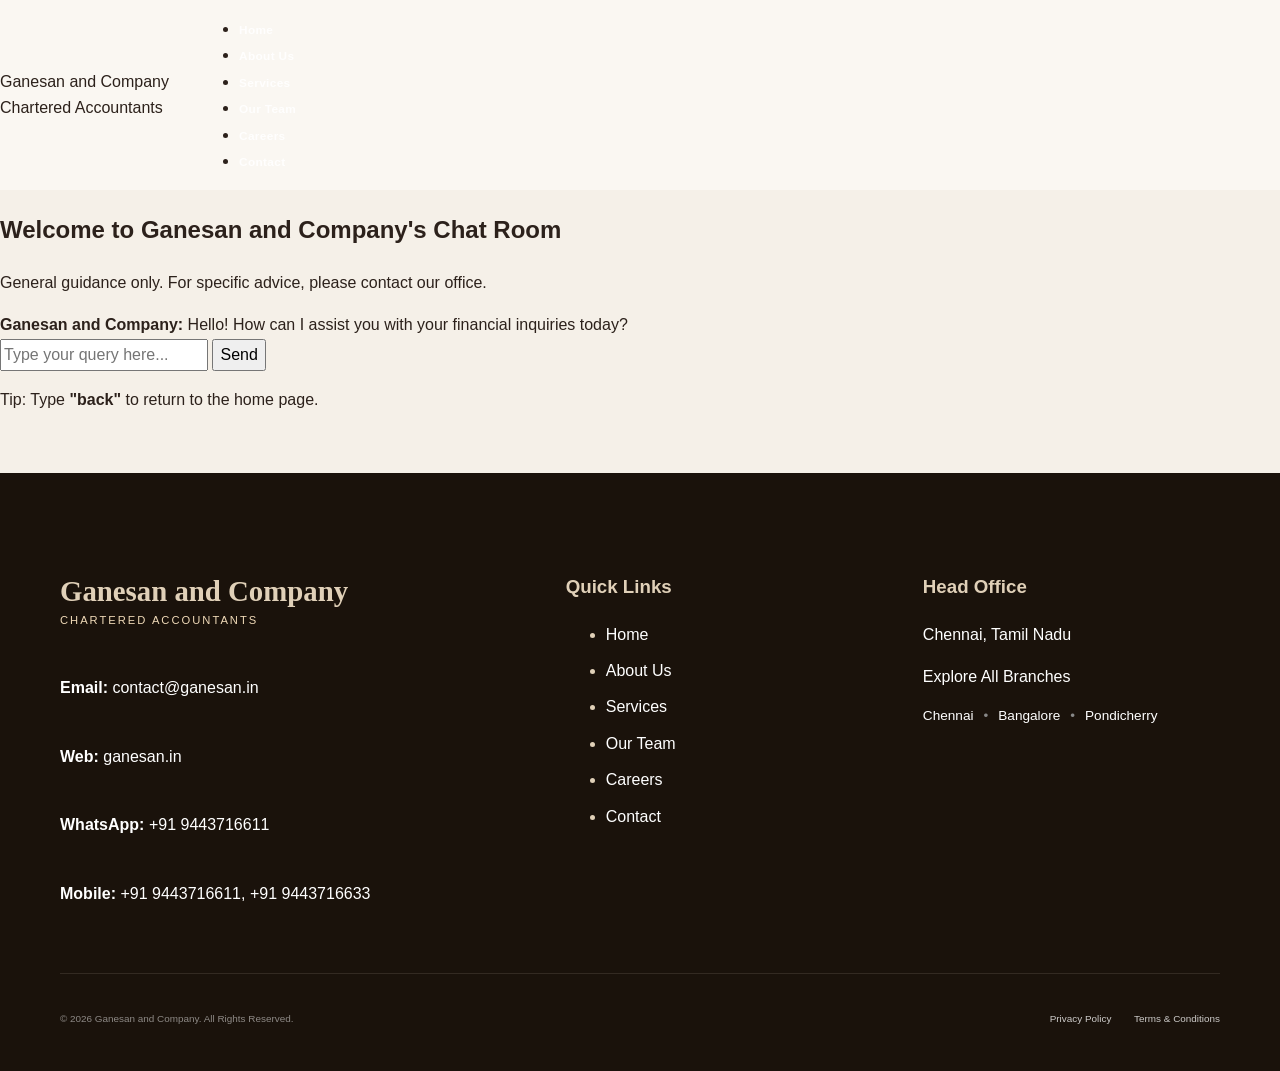
<file: chat.html>
<!DOCTYPE html>
<html lang="en">

<head>
    <meta charset="UTF-8">
    <title>Ganesan and Company | Chartered Accountants</title>
    <link rel="stylesheet" href="style.css">
</head>

<body>

    <div id="preloader">
        <div class="logo-wrapper">
            <h1 class="brand-name">Ganesan and Company</h1>
            <p class="brand-sub">Chartered Accountants</p>
        </div>
    </div>

    <nav class="navbar">
        <div class="logo-area">
            <div class="firm-name">Ganesan and Company</div>
            <div class="sub-text">Chartered Accountants</div>
        </div>
        <ul class="nav-links">
            <li><a href="index.html">Home</a></li>
            <li><a href="index.html#about">About Us</a></li>
            <li><a href="services.html">Services</a></li>
            <li><a href="index.html#team">Our Team</a></li>
            <li><a href="career.html">Careers</a></li>
            <li><a href="index.html#contact">Contact</a></li>
        </ul>
    </nav>
    <div class="chat-container">
        <header class="chat-header">
            <h2>Welcome to Ganesan and Company's Chat Room</h2>
            <p class="disclaimer">General guidance only. For specific advice, please contact our office.</p>
        </header>

        <div id="chat-window" class="chat-window">
            <div class="bot-message"><strong>Ganesan and Company:</strong> Hello! How can I assist you with your
                financial inquiries today?</div>
        </div>


        <div class="input-area">
            <input type="text" id="user-input" placeholder="Type your query here..." onkeypress="handleKeyPress(event)">
            <button onclick="handleChat()">Send</button>
        </div>
        <p class="nav-note">Tip: Type <strong>"back"</strong> to return to the home page.</p>
    </div>
    </div>
    <script src="chat.js"></script>
</body>
<footer class="footer">
    <div class="footer-container">
        <!-- Brand Section -->
        <div class="footer-col">
            <h2 class="footer-logo">Ganesan and Company</h2>
            <p class="footer-sub">Chartered Accountants</p>
            <div class="footer-contact">
                <p><strong>Email:</strong> <a href="mailto:contact@ganesan.in">contact@ganesan.in</a></p>
                <p><strong>Web:</strong> <a href="https://ganesan.in">ganesan.in</a></p>
                <p><strong>WhatsApp:</strong> <a href="https://wa.me/9443716611">+91 9443716611</a></p>
                <p><strong>Mobile:</strong> +91 9443716611, +91 9443716633</p>
            </div>
        </div>

        <!-- Navigation Section -->
        <div class="footer-col">
            <h3>Quick Links</h3>
            <ul class="footer-nav">
                <li><a href="index.html">Home</a></li>
                <li><a href="index.html#about">About Us</a></li>
                <li><a href="services.html">Services</a></li>
                <li><a href="index.html#team">Our Team</a></li>
                <li><a href="career.html">Careers</a></li>
                <li><a href="index.html#contact">Contact</a></li>
            </ul>
        </div>

        <!-- Office Highlights -->
        <div class="footer-col">
            <h3>Head Office</h3>
            <p class="office-address">Chennai, Tamil Nadu</p>
            <div class="location-links">
                <a href="index.html#contact">Explore All Branches</a>
                <div class="loc-list">
                    <span>Chennai</span> &bull; <span>Bangalore</span> &bull; <span>Pondicherry</span>
                </div>
            </div>
        </div>
    </div>

    <!-- Bottom Bar -->
    <div class="footer-bottom">
        <p>&copy; 2026 Ganesan and Company. All Rights Reserved.</p>
        <div class="footer-links">
            <a href="privacy.html">Privacy Policy</a>
            <a href="terms.html">Terms & Conditions</a>
        </div>
    </div>
</footer>


</html>
</file>
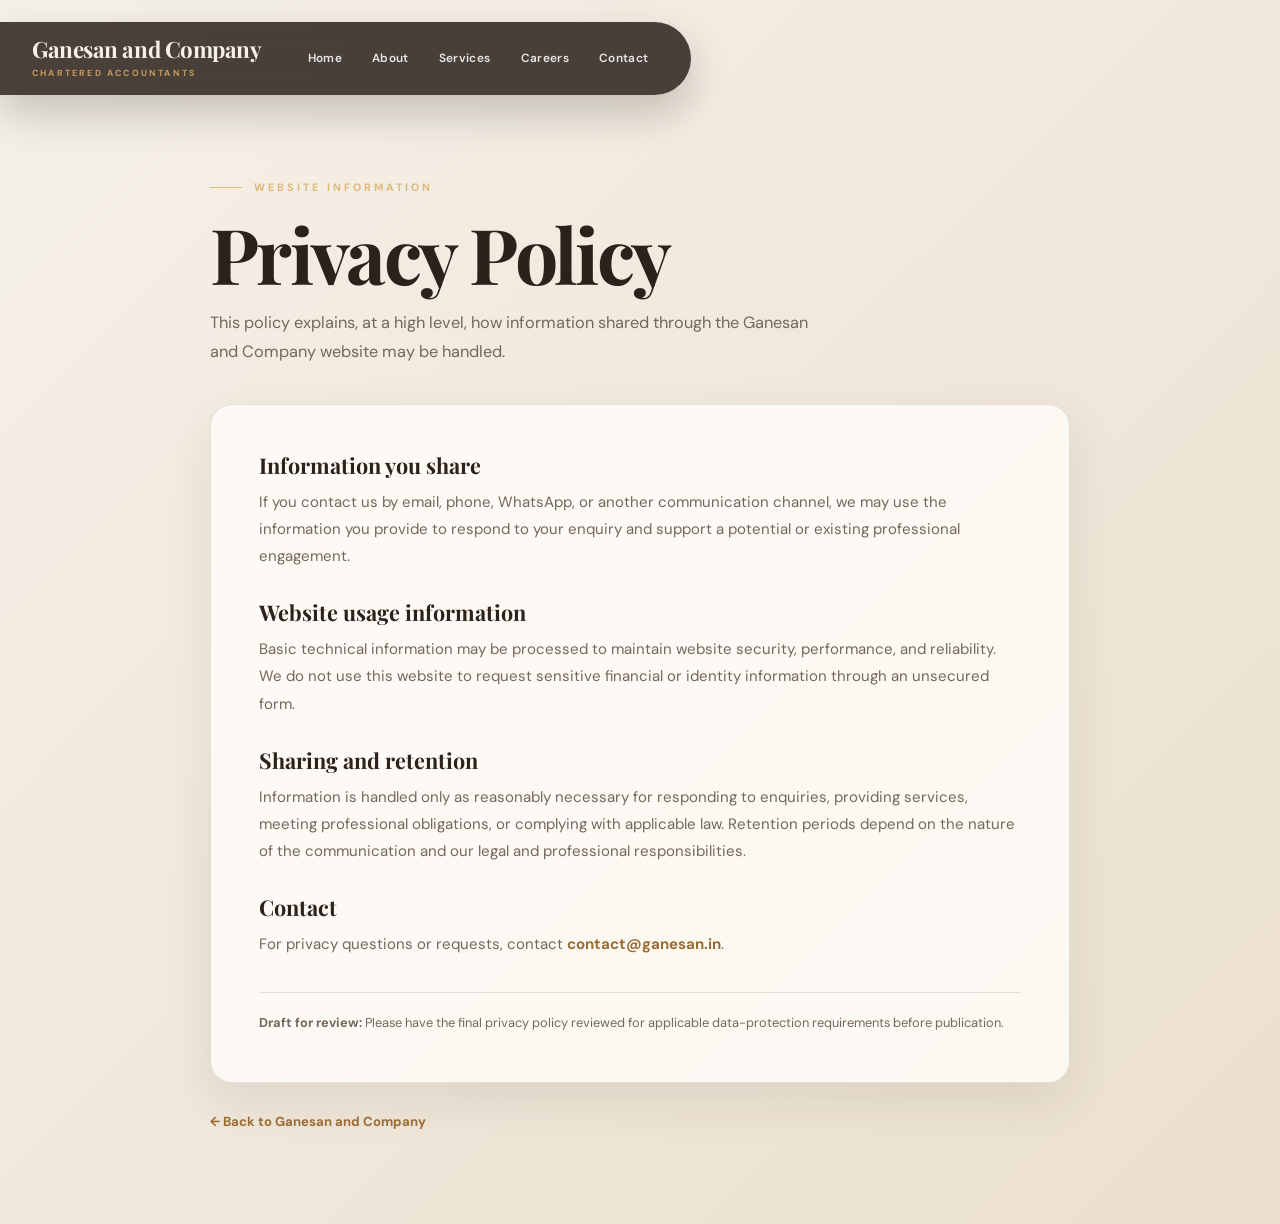
<file: privacy-policy.html>
<!DOCTYPE html>
<html lang="en">
<head>
    <meta charset="UTF-8">
    <meta name="viewport" content="width=device-width, initial-scale=1.0">
    <meta name="description" content="Privacy Policy for Ganesan and Company.">
    <title>Privacy Policy | Ganesan and Company</title>
    <link rel="preconnect" href="https://fonts.googleapis.com">
    <link rel="preconnect" href="https://fonts.gstatic.com" crossorigin>
    <link href="https://fonts.googleapis.com/css2?family=DM+Sans:wght@400;500;600;700&family=Playfair+Display:wght@600;700;800&display=swap" rel="stylesheet">
    <link rel="stylesheet" href="style.css">
</head>
<body class="legal-page-shell">
    <header class="site-header">
        <div class="header-shell">
            <a class="brand" href="index.html#home" aria-label="Ganesan and Company home">
                <span class="brand-name">Ganesan and Company</span>
                <span class="brand-subtitle">Chartered Accountants</span>
            </a>
            <nav aria-label="Primary navigation">
                <a href="index.html#home">Home</a>
                <a href="index.html#about">About</a>
                <a href="index.html#services">Services</a>
                <a href="index.html#careers">Careers</a>
                <a href="index.html#contact">Contact</a>
            </nav>
        </div>
    </header>
    <main class="legal-page">
        <p class="eyebrow">Website information</p>
        <h1>Privacy Policy</h1>
        <p class="legal-intro">This policy explains, at a high level, how information shared through the Ganesan and Company website may be handled.</p>
        <div class="legal-card">
            <h2>Information you share</h2>
            <p>If you contact us by email, phone, WhatsApp, or another communication channel, we may use the information you provide to respond to your enquiry and support a potential or existing professional engagement.</p>
            <h2>Website usage information</h2>
            <p>Basic technical information may be processed to maintain website security, performance, and reliability. We do not use this website to request sensitive financial or identity information through an unsecured form.</p>
            <h2>Sharing and retention</h2>
            <p>Information is handled only as reasonably necessary for responding to enquiries, providing services, meeting professional obligations, or complying with applicable law. Retention periods depend on the nature of the communication and our legal and professional responsibilities.</p>
            <h2>Contact</h2>
            <p>For privacy questions or requests, contact <a href="mailto:contact@ganesan.in">contact@ganesan.in</a>.</p>
            <p class="legal-note"><strong>Draft for review:</strong> Please have the final privacy policy reviewed for applicable data-protection requirements before publication.</p>
        </div>
        <a class="legal-back-link" href="index.html">← Back to Ganesan and Company</a>
    </main>
</body>
</html>
</file>
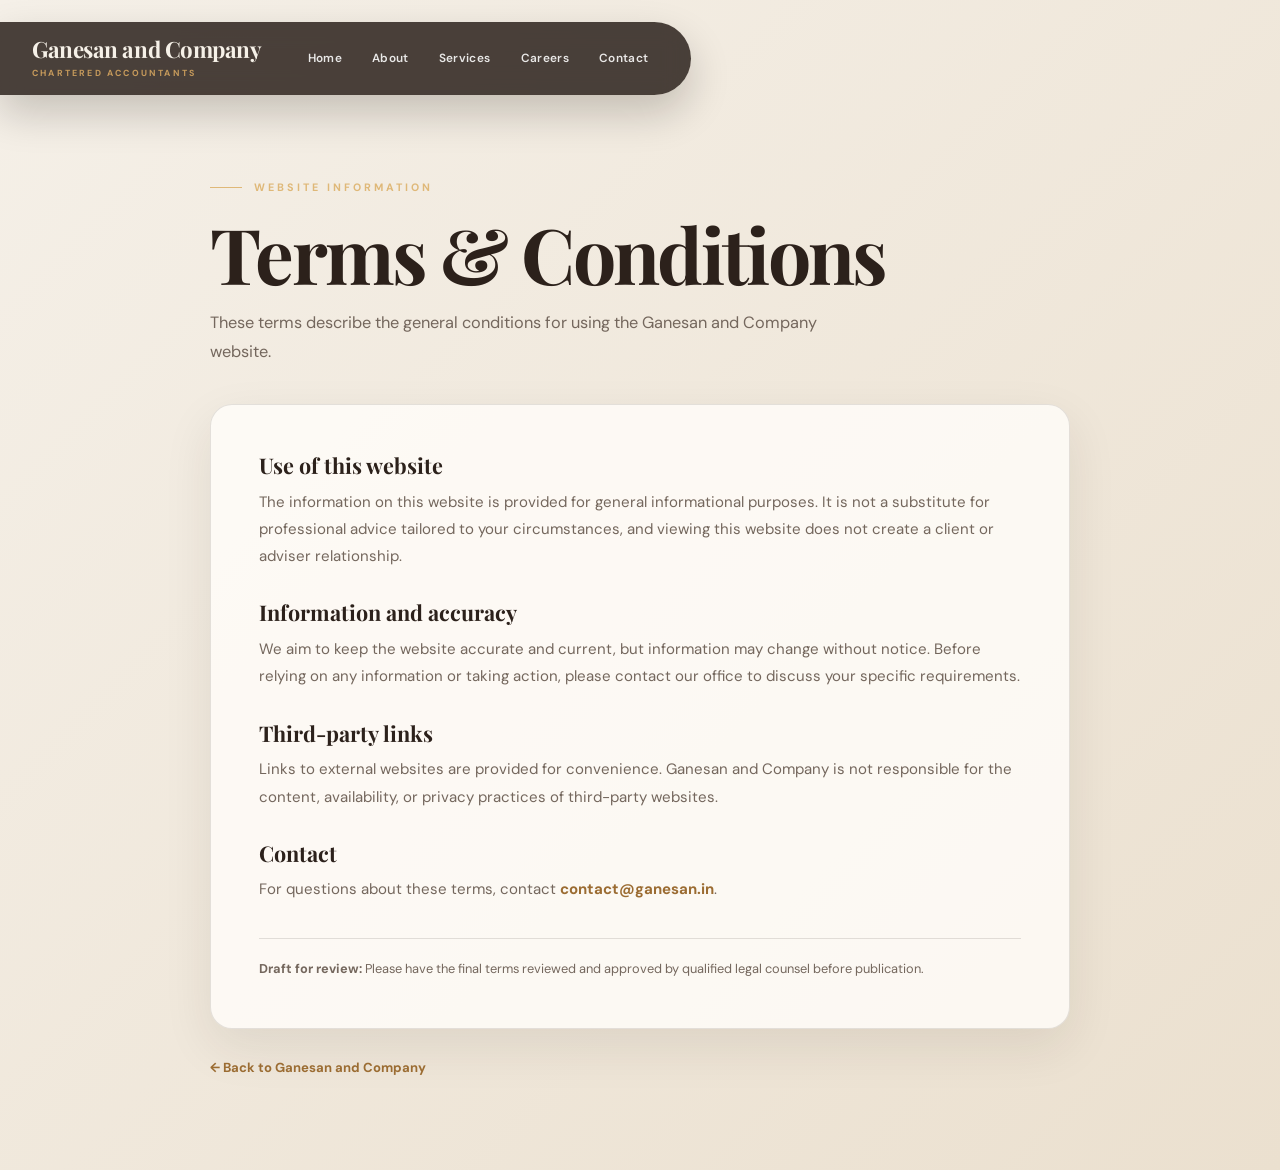
<file: terms-and-conditions.html>
<!DOCTYPE html>
<html lang="en">
<head>
    <meta charset="UTF-8">
    <meta name="viewport" content="width=device-width, initial-scale=1.0">
    <meta name="description" content="Terms and Conditions for Ganesan and Company.">
    <title>Terms &amp; Conditions | Ganesan and Company</title>
    <link rel="preconnect" href="https://fonts.googleapis.com">
    <link rel="preconnect" href="https://fonts.gstatic.com" crossorigin>
    <link href="https://fonts.googleapis.com/css2?family=DM+Sans:wght@400;500;600;700&family=Playfair+Display:wght@600;700;800&display=swap" rel="stylesheet">
    <link rel="stylesheet" href="style.css">
</head>
<body class="legal-page-shell">
    <header class="site-header">
        <div class="header-shell">
            <a class="brand" href="index.html#home" aria-label="Ganesan and Company home">
                <span class="brand-name">Ganesan and Company</span>
                <span class="brand-subtitle">Chartered Accountants</span>
            </a>
            <nav aria-label="Primary navigation">
                <a href="index.html#home">Home</a>
                <a href="index.html#about">About</a>
                <a href="index.html#services">Services</a>
                <a href="index.html#careers">Careers</a>
                <a href="index.html#contact">Contact</a>
            </nav>
        </div>
    </header>
    <main class="legal-page">
        <p class="eyebrow">Website information</p>
        <h1>Terms &amp; Conditions</h1>
        <p class="legal-intro">These terms describe the general conditions for using the Ganesan and Company website.</p>
        <div class="legal-card">
            <h2>Use of this website</h2>
            <p>The information on this website is provided for general informational purposes. It is not a substitute for professional advice tailored to your circumstances, and viewing this website does not create a client or adviser relationship.</p>
            <h2>Information and accuracy</h2>
            <p>We aim to keep the website accurate and current, but information may change without notice. Before relying on any information or taking action, please contact our office to discuss your specific requirements.</p>
            <h2>Third-party links</h2>
            <p>Links to external websites are provided for convenience. Ganesan and Company is not responsible for the content, availability, or privacy practices of third-party websites.</p>
            <h2>Contact</h2>
            <p>For questions about these terms, contact <a href="mailto:contact@ganesan.in">contact@ganesan.in</a>.</p>
            <p class="legal-note"><strong>Draft for review:</strong> Please have the final terms reviewed and approved by qualified legal counsel before publication.</p>
        </div>
        <a class="legal-back-link" href="index.html">← Back to Ganesan and Company</a>
    </main>
</body>
</html>
</file>
<file: style.css>
:root {
    --ink: #75592F;
    --muted: #6e6259;
    --cream: #f8f4ed;
    --paper: #fffdf9;
    --gold: #b78a45;
    --line: rgba(33, 22, 15, .14);
    --dark: #1e0b00;
    --max: 1180px;
}

* {
    box-sizing: border-box;
}

html {
    scroll-behavior: smooth;
}

body {
    margin: 0;
    background: var(--cream);
    color: var(--ink);
    font-family: "DM Sans", Arial, sans-serif;
    line-height: 1.65;
}

a {
    color: inherit;
    text-decoration: none;
}

#preloader {
    position: fixed;
    inset: 0;
    z-index: 100;
    display: grid;
    place-items: center;
    background: var(--dark);
    color: var(--cream);
    animation: preloader-out .8s ease 1.9s forwards;
}

.preloader-mark {
    text-align: center;
    animation: preloader-in .7s ease both;
}

.preloader-line {
    display: block;
    width: 52px;
    height: 2px;
    margin: 0 auto 24px;
    background: var(--gold);
}

.preloader-kicker {
    margin: 0;
    font: 700 2rem/1.1 "Playfair Display", Georgia, serif;
}

.preloader-subtitle {
    margin: 10px 0 0;
    color: var(--gold);
    font-size: .68rem;
    font-weight: 700;
    letter-spacing: .28em;
    text-transform: uppercase;
}

@keyframes preloader-in {
    from {
        opacity: 0;
        transform: translateY(12px);
    }

    to {
        opacity: 1;
        transform: none;
    }
}

@keyframes preloader-out {
    to {
        opacity: 0;
        visibility: hidden;
        pointer-events: none;
    }
}

.site-header {
    position: absolute;
    z-index: 50;
    top: 0;
    left: 0;
    right: 0;
    padding: 0;
    color: #24170f;
    pointer-events: none;
}

.header-shell {
    display: flex;
    align-items: center;
    gap: 46px;
    width: fit-content;
    max-width: calc(100% - 20px);
    margin: 22px 0 0;
    padding: 15px 42px 15px 32px;
    background: rgba(20, 12, 8, .74);
    backdrop-filter: blur(12px);
    -webkit-backdrop-filter: blur(12px);
    border-radius: 0 999px 999px 0;
    box-shadow: 0 18px 38px rgba(15, 9, 5, .3);
    pointer-events: auto;
    transition: background .3s ease, padding .3s ease, gap .3s ease;
}

.brand {
    display: flex;
    flex-direction: column;
}

.brand-name {
    font: 700 1.45rem/1.1 "Playfair Display", Georgia, serif;
    color: var(--cream);
}

.brand-subtitle {
    margin-top: 4px;
    color: var(--gold);
    font-size: .6rem;
    font-weight: 700;
    letter-spacing: .2em;
    text-transform: uppercase;
}

nav {
    display: flex;
    align-items: center;
    gap: 27px;
}

nav a {
    font-size: .78rem;
    font-weight: 600;
    color: rgba(255, 255, 255, .88);
    opacity: 1;
}

nav a:hover,
nav a:focus-visible {
    color: #e1be7c;
}

/* Services nav dropdown */
.nav-dropdown {
    position: relative;
}

.nav-dropdown-trigger {
    display: inline-flex;
    align-items: center;
    gap: 6px;
    line-height: 1;
}

.nav-dropdown-trigger .chevron {
    transition: transform .25s ease;
}

.nav-dropdown:hover .nav-dropdown-trigger .chevron,
.nav-dropdown.open .nav-dropdown-trigger .chevron {
    transform: rotate(180deg);
}

.nav-dropdown-panel {
    position: absolute;
    top: calc(100% + 18px);
    right: 0;
    left: auto;
    transform: translateY(6px);
    width: 300px;
    padding: 10px;
    background: rgba(20, 12, 8, .96);
    backdrop-filter: blur(12px);
    -webkit-backdrop-filter: blur(12px);
    border: 1px solid rgba(255, 255, 255, .08);
    border-radius: 18px;
    box-shadow: 0 24px 48px rgba(15, 9, 5, .4);
    opacity: 0;
    visibility: hidden;
    pointer-events: none;
    transition: opacity .22s ease, transform .22s ease, visibility .22s;
    z-index: 60;
}

.nav-dropdown:hover .nav-dropdown-panel,
.nav-dropdown.open .nav-dropdown-panel {
    opacity: 1;
    visibility: visible;
    pointer-events: auto;
    transform: translateY(0);
}

.nav-dropdown-item {
    display: flex;
    align-items: center;
    gap: 14px;
    padding: 10px 12px;
    border-radius: 12px;
    transition: background .2s ease;
}

.nav-dropdown-item:hover,
.nav-dropdown-item:focus-visible {
    background: rgba(183, 138, 69, .16);
}

.nav-dropdown-icon {
    display: grid;
    place-items: center;
    flex: none;
    width: 38px;
    height: 38px;
    border-radius: 10px;
    background: rgba(183, 138, 69, .18);
    color: var(--gold);
}

.nav-dropdown-item strong {
    display: block;
    font-size: .8rem;
    font-weight: 700;
    color: var(--cream);
}

.nav-dropdown-item small {
    display: block;
    margin-top: 2px;
    font-size: .68rem;
    font-weight: 500;
    color: rgba(255, 255, 255, .58);
}

@media (max-width: 760px) {
    .nav-dropdown-panel {
        width: 260px;
        left: auto;
        right: -20px;
        transform: translateY(6px);
    }

    .nav-dropdown:hover .nav-dropdown-panel,
    .nav-dropdown.open .nav-dropdown-panel {
        transform: translateY(0);
    }
}

/* Floating chatbot widget */
.chatbot-widget {
    position: fixed;
    right: 24px;
    bottom: 24px;
    z-index: 90;
    display: flex;
    flex-direction: column;
    align-items: flex-end;
    gap: 14px;
}

.chatbot-fab {
    display: grid;
    place-items: center;
    width: 58px;
    height: 58px;
    border: none;
    border-radius: 50%;
    background: var(--dark);
    color: var(--gold);
    cursor: pointer;
    box-shadow: 0 16px 32px rgba(15, 9, 5, .35);
    transition: transform .2s ease, box-shadow .2s ease;
}

.chatbot-fab:hover {
    transform: translateY(-2px);
    box-shadow: 0 20px 38px rgba(15, 9, 5, .42);
}

.chatbot-fab-icon-close {
    display: none;
}

.chatbot-widget.open .chatbot-fab-icon-chat {
    display: none;
}

.chatbot-widget.open .chatbot-fab-icon-close {
    display: block;
}

.chatbot-panel {
    display: flex;
    flex-direction: column;
    width: 320px;
    max-width: calc(100vw - 48px);
    height: 420px;
    max-height: calc(100vh - 120px);
    background: var(--paper);
    border-radius: 20px;
    overflow: hidden;
    box-shadow: 0 28px 60px rgba(15, 9, 5, .35);
    opacity: 0;
    visibility: hidden;
    transform: translateY(16px) scale(.98);
    transform-origin: bottom right;
    transition: opacity .22s ease, transform .22s ease, visibility .22s;
}

.chatbot-widget.open .chatbot-panel {
    opacity: 1;
    visibility: visible;
    transform: translateY(0) scale(1);
}

.chatbot-header {
    display: flex;
    align-items: center;
    justify-content: space-between;
    padding: 16px 18px;
    background: var(--dark);
    color: var(--cream);
    font: 700 .85rem/1 "Playfair Display", Georgia, serif;
}

.chatbot-close {
    border: none;
    background: none;
    color: var(--cream);
    font-size: 1.2rem;
    line-height: 1;
    cursor: pointer;
}

.chatbot-body {
    flex: 1;
    padding: 16px 14px;
    overflow-y: auto;
    display: flex;
    flex-direction: column;
    gap: 10px;
}

.chatbot-message {
    max-width: 84%;
    padding: 9px 13px;
    border-radius: 14px;
    font-size: .8rem;
    line-height: 1.5;
}

.chatbot-message.bot {
    align-self: flex-start;
    background: var(--cream);
    color: var(--ink);
    border-bottom-left-radius: 4px;
}

.chatbot-message.user {
    align-self: flex-end;
    background: var(--gold);
    color: #1e0b00;
    border-bottom-right-radius: 4px;
}

.chatbot-quick-links {
    display: flex;
    flex-wrap: wrap;
    gap: 8px;
}

.chatbot-quick-links button {
    padding: 7px 12px;
    border: 1px solid var(--line);
    border-radius: 999px;
    background: var(--paper);
    color: var(--ink);
    font-size: .7rem;
    font-weight: 600;
    cursor: pointer;
    transition: background .2s ease, color .2s ease;
}

.chatbot-quick-links button:hover {
    background: var(--gold);
    color: #1e0b00;
    border-color: var(--gold);
}

.chatbot-input-row {
    display: flex;
    align-items: center;
    gap: 8px;
    padding: 12px;
    border-top: 1px solid var(--line);
    background: var(--paper);
}

.chatbot-input-row input {
    flex: 1;
    padding: 9px 12px;
    border: 1px solid var(--line);
    border-radius: 999px;
    font-family: inherit;
    font-size: .8rem;
    color: var(--ink);
    background: var(--cream);
}

.chatbot-input-row input:focus {
    outline: 2px solid var(--gold);
    outline-offset: 1px;
}

.chatbot-input-row button {
    display: grid;
    place-items: center;
    width: 36px;
    height: 36px;
    border: none;
    border-radius: 50%;
    background: var(--dark);
    color: var(--gold);
    cursor: pointer;
    flex: none;
}

@media (max-width: 480px) {
    .chatbot-widget {
        right: 16px;
        bottom: 16px;
    }

    .chatbot-panel {
        width: calc(100vw - 32px);
    }
}

.hero {
    position: relative;
    display: flex;
    align-items: flex-end;
    min-height: 760px;
    padding: 150px max(32px, calc((100vw - var(--max)) / 2)) 92px;
    overflow: hidden;
    color: #000000;
    background: #8d8177;
}

.hero-image {
    position: absolute;
    inset: 0;
    z-index: 0;
    width: 100%;
    height: 100%;
    object-fit: cover;
    object-position: center center;
}

.hero-overlay {
    position: absolute;
    top: 10;
    inset: 0;
    background: linear-gradient(90deg, rgba(20, 12, 8, .88) 0%, rgba(20, 12, 8, .62) 38%, rgba(20, 12, 8, .08) 78%), linear-gradient(0deg, rgba(20, 12, 8, .62), transparent 46%);
}

.hero-content {
    position: relative;
    z-index: 1;
    width: min(570px, 100%);
}

.eyebrow {
    margin: 0 0 16px;
    color: var(--gold);
    font-size: .7rem;
    font-weight: 700;
    letter-spacing: .24em;
    text-transform: uppercase;
}

.hero h1 {
    max-width: 600px;
    margin: 0 0 22px;
    font: 700 clamp(3rem, 6vw, 5.8rem)/.98 "Playfair Display", Georgia, serif;
    letter-spacing: -.035em;
}

.hero-copy {
    max-width: 490px;
    margin: 0 0 32px;
    color: rgba(0, 0, 0, 0.84);
    font-size: 1rem;
}

.hero-actions {
    display: flex;
    flex-wrap: wrap;
    gap: 12px;
}

.button {
    display: inline-flex;
    align-items: center;
    justify-content: center;
    min-height: 48px;
    padding: 0 22px;
    font-size: .78rem;
    font-weight: 700;
    transition: background .2s ease, color .2s ease, transform .2s ease;
}

.button:hover {
    transform: translateY(-2px);
}

.button-primary {
    background: #F5EEE6;
    color: #000000;
}

.button-primary:hover {
    background: #F5EEE6;
}

.button-quiet {
    border: 1px solid rgba(74, 41, 6, 0.5);
    color: #000000;
}

.button-quiet:hover {
    background: rgba(255, 255, 255, .12);
}

.hero-caption {
    position: absolute;
    z-index: 1;
    right: max(32px, calc((100vw - var(--max)) / 2));
    bottom: 34px;
    color: rgba(255, 255, 255, .7);
    font-size: .68rem;
    letter-spacing: .16em;
    text-transform: uppercase;
}

.principles {
    display: grid;
    grid-template-columns: repeat(3, 1fr);
    max-width: var(--max);
    margin: auto;
    padding: 42px 32px;
    gap: 40px;
    background: var(--paper);
}

.principles article {
    border-left: 1px solid var(--line);
    padding-left: 20px;
}

.principle-number,
.service-card>span {
    color: var(--gold);
    font-size: .7rem;
    font-weight: 700;
    letter-spacing: .15em;
}

.principles h2 {
    margin: 8px 0 6px;
    font: 700 1.3rem/1.2 "Playfair Display", Georgia, serif;
}

.principles p,
.service-card p {
    margin: 0;
    color: var(--muted);
    font-size: .88rem;
}

.section {
    max-width: var(--max);
    margin: auto;
    padding: 110px 32px;
}

/*counting*/
.counter-section {
    display: flex;
    justify-content: space-around;
    padding: 80px 60px;
    background: #FDFBF7;
    border-top: 1px solid rgba(197, 160, 89, 0.2);
}

.counter {
    font-size: 3.5rem;
    font-family: 'Playfair Display', serif;
    font-weight: 800;
    /* Added weight for better gradient visibility */
    margin: 0;

    /* Dark Brown Gradient */
    background: linear-gradient(180deg, #c5a059 0%, #b96f07 100%);
    background-clip: text;
    -webkit-text-fill-color: transparent;

    /* Use text-shadow instead of filter for gradient text */
    text-shadow: 0px 2px 2px rgba(0, 0, 0, 0.1);

    /* Transition background-position if you want to animate the gradient later */
    transition: all 0.5s ease;
}

.counter-box p {
    font-size: 0.9rem;
    color: var(--gold-accent);
    text-transform: uppercase;
    letter-spacing: 2px;
    font-weight: 700;
}


.about-section {
    display: grid;
    grid-template-columns: .9fr 1.1fr;
    gap: 100px;
}

.section h2,
.contact-section h2 {
    margin: 0;
    font: 700 clamp(2.3rem, 4vw, 4rem)/1.05 "Playfair Display", Georgia, serif;
    letter-spacing: -.025em;
}

.about-copy {
    color: var(--muted);
    font-size: 1rem;
}

.about-copy p {
    margin: 0 0 20px;
}

.services-section {
    max-width: none;
    background: var(--dark);
    color: #fff;
}

.section-heading {
    display: grid;
    grid-template-columns: 1fr .7fr;
    max-width: var(--max);
    margin: auto;
    gap: 70px;
}

.section-heading>p {
    align-self: end;
    margin: 0;
    color: rgba(255, 255, 255, .66);
}

.service-grid {
    display: grid;
    grid-template-columns: repeat(4, 1fr);
    max-width: var(--max);
    margin: 70px auto 0;
    border-top: 1px solid rgba(255, 255, 255, .2);
}

.service-card {
    min-height: 230px;
    padding: 28px 22px 0 0;
    border-right: 1px solid rgba(255, 255, 255, .2);
}

.service-card:not(:first-child) {
    padding-left: 22px;
}

.service-card:last-child {
    border-right: 0;
}

.service-card h3 {
    margin: 34px 0 12px;
    font: 700 1.35rem/1.15 "Playfair Display", Georgia, serif;
}

.service-card p {
    color: rgba(255, 255, 255, .64);
}

.service-card-link {
    display: inline-block;
    margin-top: 14px;
    font-size: .78rem;
    font-weight: 700;
    color: var(--gold);
    transition: opacity .2s ease;
}

.service-card-link:hover {
    opacity: .75;
}

/* Service detail pages */
.service-detail-hero {
    padding-top: 190px;
}

.service-detail-hero h1 {
    margin: 6px 0 14px;
    font: 700 2.6rem/1.1 "Playfair Display", Georgia, serif;
    color: var(--ink);
}

.service-detail-tagline {
    color: var(--muted);
    font-size: 1.05rem;
}

.service-detail-intro {
    max-width: 720px;
    margin-top: 22px;
    font-size: 1rem;
    color: var(--ink);
}

.service-detail-grid .service-grid {
    background: var(--dark);
    border-radius: 24px;
    padding: 40px 32px;
}

.service-detail-cta {
    text-align: center;
    padding: 70px max(32px, calc((100vw - var(--max)) / 2)) 100px;
}

.service-detail-cta h2 {
    font: 700 1.8rem/1.2 "Playfair Display", Georgia, serif;
    color: var(--ink);
    margin-bottom: 10px;
}

.service-detail-cta p {
    color: var(--muted);
    margin-bottom: 26px;
}

.cta-button {
    display: inline-block;
    padding: 14px 32px;
    border-radius: 999px;
    background: var(--dark);
    color: var(--cream);
    font-weight: 700;
    font-size: .85rem;
    letter-spacing: .02em;
}

.cta-button:hover {
    background: var(--gold);
    color: #1e0b00;
}

.team-section {
    text-align: center;
}

.team-grid {
    display: grid;
    grid-template-columns: repeat(4, 1fr);
    margin-top: 55px;
    border-top: 1px solid var(--line);
    text-align: left;
}

.team-grid article {
    padding: 25px 18px 0 0;
    border-right: 1px solid var(--line);
}

.team-grid article:not(:first-child) {
    padding-left: 18px;
}

.team-grid article:last-child {
    border-right: 0;
}

.team-grid strong {
    display: block;
    font: 700 1.05rem/1.25 "Playfair Display", Georgia, serif;
}

.team-grid span {
    display: block;
    margin-top: 9px;
    color: var(--gold);
    font-size: .72rem;
    text-transform: uppercase;
    letter-spacing: .12em;
}

.news-container {
    display: grid;
    grid-template-columns: repeat(3, 1fr);
    gap: 28px;
    margin-top: 40px;
}

.news-card {
    background: var(--paper);
    border: 1px solid var(--line);
    border-radius: 6px;
    padding: 22px;
}

.news-card .date {
    display: block;
    color: var(--gold);
    font-size: .7rem;
    font-weight: 700;
    letter-spacing: .12em;
    text-transform: uppercase;
    margin-bottom: 10px;
}

.news-card h3 {
    margin: 0 0 10px;
    font: 700 1.1rem/1.3 "Playfair Display", Georgia, serif;
}

.news-card p {
    margin: 0 0 12px;
    color: var(--muted);
    font-size: .88rem;
}

.news-card .read-more {
    color: var(--gold);
    font-weight: 700;
    font-size: .8rem;
}

@media (max-width: 760px) {
    .news-container {
        grid-template-columns: 1fr;
    }
}

.contact-section {
    display: grid;
    grid-template-columns: 1fr .7fr;
    gap: 80px;
    padding: 90px max(32px, calc((100vw - var(--max)) / 2));
    background: #e8dfd1;
}

.contact-details {
    display: flex;
    flex-direction: column;
    align-self: end;
    gap: 7px;
    color: var(--muted);
}

.contact-details a {
    color: var(--ink);
    font-weight: 600;
}


@media (max-width: 760px) {
    .header-shell {
        gap: 20px;
        padding: 12px 24px 12px 20px;
        margin-top: 14px;
    }

    .brand-name {
        font-size: 1.15rem;
    }

    nav {
        gap: 12px;
    }

    nav a {
        font-size: .64rem;
    }

    .hero {
        min-height: 690px;
        padding: 130px 22px 75px;
        object-position: 62% center;

    }

    .hero-overlay {
        background: linear-gradient(90deg, rgba(20, 12, 8, .9), rgba(20, 12, 8, .35)), linear-gradient(0deg, rgba(20, 12, 8, .7), transparent 60%);
    }

    .hero-caption {
        right: 22px;
        bottom: 25px;
        font-size: .58rem;
    }

    .principles,
    .about-section,
    .section-heading,
    .contact-section {
        grid-template-columns: 1fr;
        gap: 42px;
    }

    .principles {
        padding: 38px 22px;
        gap: 24px;
    }

    .section {
        padding: 75px 22px;
    }

    .service-grid,
    .team-grid {
        grid-template-columns: 1fr 1fr;
        margin-top: 45px;
    }

    .service-card:nth-child(2),
    .team-grid article:nth-child(2) {
        border-right: 0;
    }

    .service-card:nth-child(3),
    .service-card:nth-child(4),
    .team-grid article:nth-child(3),
    .team-grid article:nth-child(4) {
        border-top: 1px solid rgba(255, 255, 255, .2);
    }

    .team-grid article:nth-child(3),
    .team-grid article:nth-child(4) {
        border-top-color: var(--line);
    }

    .contact-section {
        padding: 70px 22px;
    }


}

/* ===== Team timeline ===== */
.timeline {
    position: relative;
    max-width: 760px;
    margin: 55px auto 0;
    padding-left: 32px;
    text-align: left;
}

.timeline::before {
    content: "";
    position: absolute;
    top: 8px;
    bottom: 8px;
    left: 4px;
    width: 1px;
    background: var(--line);
}

.timeline-item {
    position: relative;
    display: flex;
    gap: 24px;
    align-items: center;
    background: var(--paper);
    border: 1px solid var(--line);
    border-radius: 18px;
    padding: 24px;
    margin-bottom: 24px;
    box-shadow: 0 10px 26px rgba(33, 22, 15, .05);
    opacity: 0;
    transform: translateY(24px);
    transition: opacity .6s ease, transform .6s ease;
}

.timeline-item.show {
    opacity: 1;
    transform: none;
}

.timeline-item::before {
    content: "";
    position: absolute;
    left: -32px;
    top: 50%;
    width: 10px;
    height: 10px;
    margin-top: -5px;
    border-radius: 50%;
    background: var(--gold);
}

.timeline-photo {
    flex: none;
    width: 84px;
    height: 84px;
    border-radius: 10px;
    overflow: hidden;
    border: 1px solid var(--gold);
    background: var(--cream);
}

.timeline-photo img {
    width: 100%;
    height: 100%;
    object-fit: cover;
    display: block;
}

.timeline-info {
    display: flex;
    flex-direction: column;
    gap: 8px;
}

.timeline-info strong {
    font: 700 1.05rem/1.3 "Playfair Display", Georgia, serif;
    color: var(--dark);
}

.timeline-info span {
    color: var(--muted);
    font-size: .82rem;
}

.timeline-firm {
    color: var(--gold) !important;
    font-weight: 700;
    text-transform: uppercase;
    letter-spacing: .08em;
    font-size: .68rem !important;
}

@media (max-width: 760px) {
    .timeline-item {
        flex-direction: column;
        align-items: flex-start;
        text-align: left;
    }
}

/* ===== Sectors grid ===== */
.sector-grid {
    display: grid;
    grid-template-columns: repeat(4, 1fr);
    gap: 36px;
    max-width: var(--max);
    margin: 60px auto 0;
}

.sector-card {
    text-align: center;
    color: rgba(255, 255, 255, .82);
}

.sector-icon {
    display: inline-flex;
    align-items: center;
    justify-content: center;
    width: 64px;
    height: 64px;
    margin-bottom: 16px;
    border-radius: 50%;
    background: rgba(183, 138, 69, .14);
    color: var(--gold);
}

.sector-icon svg {
    width: 28px;
    height: 28px;
}

.sector-card h3 {
    margin: 0;
    font: 700 .85rem/1.3 "DM Sans", sans-serif;
    letter-spacing: .06em;
    text-transform: uppercase;
    color: #fff;
}

@media (max-width: 760px) {
    .sector-grid {
        grid-template-columns: repeat(2, 1fr);
        gap: 30px;
    }
}

/* ===== What we do (tabs) ===== */
.what-we-do-section {
    text-align: center;
    /* Centers everything */
    padding: 80px 60px;
    background: var(--latte-cream);
}

.what-we-do-section {
    text-align: center;
    padding: 80px 60px;
    /* Dark overlay for readability */
    background: linear-gradient(rgba(253, 251, 247, 0.9), rgba(253, 251, 247, 0.9)), url('https://t4.ftcdn.net/jpg/05/29/97/73/360_F_529977311_T3OyTe7H6FdLvPIvEJlxPAWnPIWdKVmf.jpg');
    background-size: cover;
    background-position: center;
    background-attachment: fixed;
    /* Parallax effect */
}

.tabs {
    display: flex;
    justify-content: center;
    /* Centers the tabs */
    gap: 30px;
    margin-bottom: 40px;
}

.tab-btn {
    background: none;
    border: none;
    font-family: 'Playfair Display', serif;
    font-size: 1.2rem;
    color: #1f0202;
    cursor: pointer;
    transition: color 0.3s;
}

.tab-btn.active {
    color: var(--gold-accent);
    border-bottom: 2px solid var(--gold-accent);
}

.tab-content {
    display: none;
    /* Hidden by default */
    max-width: 700px;
    margin: 0 auto;
    /* Centers the content block */
}

.tab-content.active {
    display: block;
    /* Shown when active */
}

/* ===== Contact v2 ===== */
.contact-section-v2 {
    background: #e8dfd1;
}

.contact-eyebrow {
    text-align: center;
    font-size: .78rem;
    letter-spacing: .3em;
}

.contact-lead {
    max-width: 760px;
    margin: 12px auto 46px;
    text-align: center;
    color: var(--ink);
    font: 700 1.1rem/1.55 "Playfair Display", Georgia, serif;
}

.contact-grid {
    display: grid;
    grid-template-columns: .8fr 1.2fr;
    gap: 28px;
    align-items: start;
}

.locations-list {
    display: flex;
    flex-direction: column;
    gap: 18px;
}

.location-card {
    background: var(--paper);
    border: 1px solid var(--line);
    border-radius: 10px;
    padding: 22px 24px;
    cursor: pointer;
    transition: border-color .2s ease, box-shadow .2s ease;
}

.location-card.active,
.location-card:hover {
    border-color: var(--gold);
    box-shadow: 0 10px 24px rgba(33, 22, 15, .08);
}

.location-tag {
    display: inline-block;
    padding: 4px 12px;
    border-radius: 999px;
    font-size: .64rem;
    font-weight: 700;
    letter-spacing: .1em;
    text-transform: uppercase;
    margin-bottom: 10px;
}

.location-tag.head {
    background: var(--dark);
    color: var(--cream);
}

.location-tag.branch {
    background: rgba(183, 138, 69, .18);
    color: var(--gold);
}

.location-card h3 {
    margin: 0 0 10px;
    font: 700 1.25rem "Playfair Display", Georgia, serif;
}

.location-card p {
    margin: 0 0 6px;
    font-size: .85rem;
    color: var(--muted);
}

.location-card a {
    color: var(--ink);
    font-weight: 600;
}

.map-wrap {
    position: relative;
    min-height: 380px;
    border-radius: 10px;
    overflow: hidden;
    border: 1px solid var(--line);
}

.map-frame {
    position: absolute;
    inset: 0;
    width: 100%;
    height: 100%;
    border: 0;
    opacity: 0;
    pointer-events: none;
    transition: opacity .3s ease;
}

.map-frame.active {
    opacity: 1;
    pointer-events: auto;
}

@media (max-width: 760px) {
    .contact-grid {
        grid-template-columns: 1fr;
    }

    .map-wrap {
        min-height: 260px;
    }
}

/* ===== Footer ===== */
.footer {
    background: #1a120b;
    /* A richer, deeper dark brown than pure black */
    color: #e0d0b8;
    /* Soft latte cream text */
    padding: 80px 60px 30px;
    border-top: 3px solid var(--gold-accent);
    /* Premium highlight */
    margin-top: 60px;
}

.footer-container {
    display: grid;
    grid-template-columns: 1.5fr 1fr 1fr;
    gap: 60px;
}

/* Tighten the Brand Name and Subtitle */
.footer-logo {
    font-family: 'Playfair Display', serif;
    font-size: 1.8rem;
    color: var(--gold-accent);
    margin-bottom: 0px;
    /* Removes space below Ganesan and Company */
    line-height: 1;
    /* Keeps the lines close together */
}

.footer-sub {
    font-size: 0.7rem;
    text-transform: uppercase;
    letter-spacing: 2px;
    margin-top: 5px;
    /* Keeps the subtitle snug to the title */
    margin-bottom: 30px;
    /* Creates the desired line gap before 'Email' */
    color: #f0dab8;
}

/* Adjusting the contact list spacing */
.footer-contact {
    display: flex;
    flex-direction: column;
    gap: 10px;
    /* Ensures consistent gap between contact items */
}

.footer-nav li {
    margin-bottom: 10px;
}

.footer-nav a {
    color: #bfa57a;
    text-decoration: none;
    transition: 0.3s;
}

.footer-nav a:hover {
    color: #fff;
    padding-left: 5px;
}

.loc-list {
    margin-top: 15px;
    font-size: 0.85rem;
    color: #888;
    display: flex;
    gap: 10px;
}

.footer-bottom {
    margin-top: 50px;
    padding-top: 25px;
    border-top: 1px solid #332a22;
    display: flex;
    justify-content: space-between;
    font-size: 0.8rem;
    color: #777;
}

.footer-links a {
    color: #777;
    margin-left: 20px;
    text-decoration: none;
}

/* Update Footer Contact Text to White */
.footer-contact p,
.footer-contact strong,
.footer-contact a {
    color: #ffffff !important;
    /* Forces white color for contact info */
    text-decoration: none;
}

/* Update "Explore All Branches" and "Chennai | Bangalore | Pondicherry" */
.location-links a,
.loc-list span {
    color: #ffffff !important;
}

/* Ensure Quick Links remain legible */
.footer-nav a {
    color: #ffffff;
    /* Sets navigation links to white */
    transition: 0.3s;
}

.footer-nav a:hover {
    color: var(--gold-accent);
    /* Keeps a gold hover effect */
}

/* Ensure Head Office/Branch text is white */
.footer-col h3 {
    color: var(--gold-accent);
    /* Keeping headers gold for premium look */
}

.office-address {
    color: #ffffff;
}



/* =========================================================
   RESPONSIVE ALIGNMENT & DEVICE OPTIMIZATION
   Preserves the original visual system and overrides only
   layout/responsiveness where required.
   ========================================================= */

html,
body {
    width: 100%;
    max-width: 100%;
    overflow-x: clip;
}

img,
svg,
iframe {
    max-width: 100%;
}

img {
    height: auto;
}

button,
input,
textarea,
select {
    font: inherit;
}

button,
a,
input {
    -webkit-tap-highlight-color: transparent;
}

:focus-visible {
    outline: 2px solid var(--gold);
    outline-offset: 3px;
}

/* Keep large sections centred and prevent width overflow. */
.section,
.principles,
.footer-grid,
.counter-section,
.contact-section,
.site-footer {
    min-width: 0;
}

.hero-overlay {
    top: 0;
}

/* Header: retain the current desktop look while allowing compact screens
   to scroll the navigation instead of forcing the page wider. */
.header-shell {
    min-width: 0;
}

.header-shell nav {
    min-width: 0;
}

.header-shell nav a {
    white-space: nowrap;
}

/* Grid children must be allowed to shrink. */
.principles>*,
.about-section>*,
.section-heading>*,
.service-grid>*,
.team-grid>*,
.news-container>*,
.contact-grid>*,
.footer-grid>*,
.sector-grid>* {
    min-width: 0;
}

/* Flexible desktop sizing. */
.counter-section {
    gap: clamp(20px, 4vw, 72px);
    flex-wrap: wrap;
}

.counter-box {
    min-width: 140px;
    text-align: center;
}

.hero-content,
.about-copy,
.section-heading>p,
.contact-details,
.tab-content,
.news-card,
.location-card,
.footer-brand,
.footer-office {
    overflow-wrap: anywhere;
}

/* Tablet */
@media (max-width: 1024px) {
    :root {
        --max: 960px;
    }

    .header-shell {
        gap: 28px;
        padding-right: 30px;
    }

    nav {
        gap: 18px;
    }

    .hero {
        min-height: clamp(680px, 82vh, 760px);
        padding-inline: clamp(24px, 5vw, 48px);
    }

    .section {
        padding-inline: clamp(24px, 5vw, 48px);
    }

    .principles {
        padding-inline: clamp(24px, 5vw, 48px);
    }

    .about-section,
    .section-heading {
        gap: clamp(40px, 7vw, 70px);
    }

    .service-grid,
    .team-grid {
        grid-template-columns: repeat(2, minmax(0, 1fr));
    }

    .service-card:nth-child(2),
    .team-grid article:nth-child(2) {
        border-right: 0;
    }

    .service-card:nth-child(n + 3),
    .team-grid article:nth-child(n + 3) {
        border-top: 1px solid rgba(255, 255, 255, .2);
    }

    .team-grid article:nth-child(n + 3) {
        border-top-color: var(--line);
    }

    .news-container {
        grid-template-columns: repeat(2, minmax(0, 1fr));
    }

    .footer-grid {
        gap: 32px;
    }
}

/* Mobile */
@media (max-width: 760px) {
    .site-header {
        overflow: hidden;
    }

    .header-shell {
        width: 100%;
        max-width: calc(100% - 12px);
        margin-top: 8px;
        padding: 11px 16px;
        gap: 14px;
        border-radius: 0 22px 22px 0;
        align-items: center;
    }

    .brand {
        flex: 0 0 auto;
        min-width: 0;
    }

    .brand-name {
        font-size: clamp(1rem, 4vw, 1.18rem);
        white-space: nowrap;
    }

    .brand-subtitle {
        max-width: 150px;
        overflow: hidden;
        text-overflow: ellipsis;
        white-space: nowrap;
        font-size: .52rem;
        letter-spacing: .14em;
    }

    .header-shell nav {
        flex: 1 1 auto;
        overflow-x: auto;
        overflow-y: hidden;
        gap: 16px;
        padding-bottom: 2px;
        scrollbar-width: none;
        -webkit-overflow-scrolling: touch;
    }

    .header-shell nav::-webkit-scrollbar {
        display: none;
    }

    nav a {
        flex: 0 0 auto;
        font-size: .7rem;
    }

    .hero {
        min-height: max(650px, 100svh);
        padding: 130px 22px 76px;
        align-items: flex-end;
    }

    .hero-image {
        object-position: 62% center;
    }

    .hero-content {
        width: 100%;
        max-width: 34rem;
    }

    .hero h1 {
        font-size: clamp(2.65rem, 13vw, 4.25rem);
        line-height: 1.02;
        overflow-wrap: anywhere;
    }

    .hero-copy {
        max-width: 34rem;
        font-size: .96rem;
    }

    .hero-actions {
        width: 100%;
    }

    .hero-actions .button {
        flex: 1 1 190px;
    }

    .hero-caption {
        display: none;
    }

    .counter-section {

        justify-content: center;
        padding: 58px 22px;
        gap: 28px 18px;
    }

    .counter-box {
        flex: 1 1 42%;
        min-width: 130px;
    }

    .counter {
        font-size: clamp(2.45rem, 11vw, 3.25rem);

    }

    .principles,
    .about-section,
    .section-heading,
    .contact-section,
    .contact-grid,
    .footer-grid {
        grid-template-columns: minmax(0, 1fr);
    }

    .section,
    .principles {
        padding-inline: 22px;
    }

    .section {
        padding-block: 72px;
    }

    .principles {
        gap: 26px;
    }

    .principles article {
        padding-left: 18px;
    }

    .about-section,
    .section-heading,
    .contact-section {
        gap: 36px;
    }

    .service-grid,
    .team-grid,
    .news-container {
        grid-template-columns: minmax(0, 1fr);
    }

    .service-grid,
    .team-grid {
        margin-top: 40px;
    }

    .service-card,
    .team-grid article {
        min-height: 0;
        padding: 24px 0;
        border-right: 0;
        border-top: 1px solid rgba(255, 255, 255, .2);
    }

    .team-grid article {
        border-top-color: var(--line);
    }

    .service-card:first-child,
    .team-grid article:first-child {
        border-top: 0;
    }

    .service-card:not(:first-child),
    .team-grid article:not(:first-child) {
        padding-left: 0;
    }

    .service-card h3 {
        margin-top: 22px;
    }

    .sector-grid {
        grid-template-columns: repeat(2, minmax(0, 1fr));
        gap: 26px 18px;
    }

    .tabs {
        justify-content: flex-start;
        gap: 22px;
        overflow-x: auto;
        overflow-y: hidden;
        padding-inline: 2px;
        scrollbar-width: none;
        -webkit-overflow-scrolling: touch;
    }

    .tabs::-webkit-scrollbar {
        display: none;
    }

    .tab-btn {
        flex: 0 0 auto;
        white-space: nowrap;
    }

    .timeline {
        padding-left: 24px;
    }

    .timeline-item {
        gap: 16px;
        padding: 20px;
    }

    .timeline-item::before {
        left: -28px;
    }

    .timeline-photo {
        width: 72px;
        height: 72px;
    }

    .location-card {
        padding: 20px;
    }

    .map-wrap {
        min-height: 280px;
    }

    .site-footer {
        padding-inline: 22px;
    }

    .footer-bottom {
        align-items: flex-start;
        text-align: left;
        line-height: 1.55;
    }

    .chatbot-panel {
        height: min(420px, calc(100svh - 104px));
        max-height: calc(100svh - 104px);
    }
}

@media (max-width: 480px) {
    .header-shell {
        gap: 10px;
        padding: 10px 12px;
    }

    .brand-name {
        font-size: .95rem;
    }

    .brand-subtitle {
        max-width: 116px;
        font-size: .48rem;
    }

    .header-shell nav {
        gap: 13px;
    }

    nav a {
        font-size: .66rem;
    }

    .hero {
        padding: 118px 18px 54px;
    }

    .hero h1 {
        font-size: clamp(2.45rem, 13.5vw, 3.45rem);
    }

    .eyebrow {
        font-size: .62rem;
        letter-spacing: .18em;
    }

    .section,
    .principles {
        padding-inline: 18px;
    }

    .section {
        padding-block: 62px;
    }

    .counter-section {
        padding-inline: 18px;
    }

    .counter-box {
        flex-basis: 100%;
    }

    .hero-actions .button {
        width: 100%;
        flex-basis: 100%;
    }

    .sector-grid {
        gap: 22px 14px;
    }

    .sector-icon {
        width: 56px;
        height: 56px;
    }

    .chatbot-widget {
        right: 12px;
        bottom: 12px;
    }

    .chatbot-panel {
        width: min(360px, calc(100vw - 24px));
        max-width: calc(100vw - 24px);
    }

    .chatbot-fab {
        width: 54px;
        height: 54px;
    }

    .footer-bottom {
        font-size: .62rem;
        letter-spacing: .08em;
    }
}

.sectors-section {
    padding: 80px 60px;
    background: #ffffff;
}

.sectors-grid {
    display: grid;
    grid-template-columns: repeat(auto-fit, minmax(200px, 1fr));
    gap: 40px;
    max-width: 1000px;
    margin: 40px auto;
}

.sector-card {
    text-align: center;
    padding: 30px;
    transition: transform 0.3s ease;
}

.sector-card:hover {
    transform: translateY(-10px);
}

.icon-placeholder {
    width: 80px;
    height: 80px;
    margin: 0 auto 20px auto;
    display: flex;
    align-items: center;
    justify-content: center;
}

.icon-placeholder img {
    max-width: 100%;
    max-height: 100%;
    object-fit: contain;
}

.sector-card h3 {
    font-size: 1rem;
    font-weight: 700;
    color: var(--dark);
    margin-top: 10px;
    text-transform: uppercase;
    letter-spacing: 1px;
}

/*bot*/
/* Consolidated Chatbot Styles */
.chatbot-float {
    position: fixed;
    bottom: 30px;
    right: 30px;
    z-index: 9999;
    display: flex;
    align-items: center;
    gap: 10px;
    cursor: pointer;
    text-decoration: none;

    /* Animation: Float + Fade In after preloader */
    opacity: 0;
    animation:
        fadeInChat 1s ease-in forwards,
        floatAnimation 3s ease-in-out infinite;
    animation-delay: 2.5s;
    /* Wait for preloader */
    transition: transform 0.3s ease;
}

.chatbot-float img {
    width: 40px;
    height: 40px;
    background: transparent;
}

.chat-bubble {
    background: #ffffff;
    color: var(--deep-brown);
    padding: 8px 15px;
    border-radius: 20px;
    font-weight: 700;
    font-size: 0.9rem;
    box-shadow: 0 4px 10px rgba(0, 0, 0, 0.1);
    border: 1px solid var(--gold-accent);

    /* Animation */
    animation: popUp 0.5s ease-out forwards;
    animation-delay: 2.5s;
    /* Sync with preloader */
    opacity: 0;
}

/* Animations */
@keyframes popUp {
    from {
        transform: scale(0);
        opacity: 0;
    }

    to {
        transform: scale(1);
        opacity: 1;
    }
}

@keyframes fadeInChat {
    to {
        opacity: 1;
    }
}

@keyframes floatAnimation {

    0%,
    100% {
        transform: translateY(0);
    }

    50% {
        transform: translateY(-10px);
    }
}

/* Hover effect */
.chatbot-float:hover {
    transform: scale(1.1);
}

/*contact*/
/* 8. Contact & Multi-Location Map Styling */
.contact-container-layout {
    display: grid;
    grid-template-columns: 40% 60%;
    gap: 30px;
    margin-top: 30px;
}

.location-selector {
    display: flex;
    flex-direction: column;
    gap: 15px;
}

.location-card {
    background: #ffffff;
    border: 1px solid rgba(197, 160, 89, 0.2);
    padding: 20px;
    border-radius: 12px;
    cursor: pointer;
    position: relative;
    transition: all 0.3s ease;
    text-align: left;
}

.location-card h3 {
    font-family: 'Playfair Display', serif;
    color: var(--deep-brown);
    margin: 5px 0 10px 0;
    font-size: 1.3rem;
}

.location-card p {
    font-size: 0.85rem;
    margin: 4px 0;
    color: #555;
}

.location-badge {
    display: inline-block;
    font-size: 0.65rem;
    font-weight: 800;
    text-transform: uppercase;
    letter-spacing: 1px;
    padding: 3px 8px;
    border-radius: 50px;
    background: #85300f;
    color: #fff;
}

.location-badge.branch {
    background: var(--gold-accent);
}

/* Active Highlight States */
.location-card.active,
.location-card:hover {
    border-color: var(--gold-accent);
    box-shadow: 0 8px 24px rgba(197, 160, 89, 0.15);
    transform: translateY(-2px);
}

.location-card.active {
    background: var(--latte-cream);
}


/* Large screens: preserve visual breathing room without oversized gaps. */
@media (min-width: 1440px) {
    .hero {
        min-height: 820px;
    }

    .counter-section {
        padding-inline: max(60px, calc((100vw - var(--max)) / 2));
    }
}


/* =========================================================
   Visual refinement layer
   Keeps the existing content and interactions while improving
   hierarchy, alignment, spacing, contrast, and responsiveness.
   ========================================================= */
:root {
    --ink: #2c211b;
    --muted: #74675d;
    --cream: #f6f1e8;
    --paper: #fffdf9;
    --gold: #c69a5b;
    --gold-deep: #9b6c32;
    --line: rgba(44, 33, 27, .13);
    --dark: #21130b;
    --max: 1180px;
    --shadow-soft: 0 18px 50px rgba(42, 28, 17, .09);
    --shadow-card: 0 14px 34px rgba(42, 28, 17, .08);
}

body {
    overflow-x: hidden;
    background: #f5f0e8;
    color: var(--ink);
}

::selection {
    background: var(--gold);
    color: var(--dark);
}

.site-header {
    position: fixed;
    padding: 18px 24px;
    color: var(--cream);
    pointer-events: none;
    transition: transform .3s ease;
}

.header-shell {
    width: min(100%, var(--max));
    max-width: var(--max);
    margin: 0 auto;
    padding: 13px 18px 13px 24px;
    justify-content: space-between;
    gap: 28px;
    border: 1px solid rgba(255, 255, 255, .13);
    border-radius: 18px;
    background: rgba(25, 15, 9, .78);
    box-shadow: 0 18px 42px rgba(15, 9, 5, .2);
}

.brand {
    min-width: max-content;
}

.brand-name {
    font-size: clamp(1.08rem, 1.8vw, 1.4rem);
    letter-spacing: -.02em;
}

.brand-subtitle {
    font-size: .55rem;
    letter-spacing: .25em;
}

nav {
    gap: clamp(14px, 2.4vw, 30px);
}

nav a {
    position: relative;
    padding: 8px 0;
    font-size: .74rem;
    letter-spacing: .03em;
}

nav a::after {
    content: "";
    position: absolute;
    right: 0;
    bottom: 0;
    left: 0;
    height: 1px;
    background: var(--gold);
    transform: scaleX(0);
    transform-origin: right;
    transition: transform .25s ease;
}

nav a:hover::after,
nav a:focus-visible::after {
    transform: scaleX(1);
    transform-origin: left;
}

.hero {
    min-height: min(820px, 92vh);
    padding: 190px max(28px, calc((100vw - var(--max)) / 2)) 118px;
    align-items: center;
    color: var(--cream);
    background: var(--dark);
}

.hero-image {
    filter: saturate(.8) contrast(1.04);
}

.hero-overlay {
    top: 0;
    background: linear-gradient(90deg, rgba(19, 10, 5, .92) 0%, rgba(27, 15, 9, .76) 36%, rgba(27, 15, 9, .16) 78%), linear-gradient(0deg, rgba(19, 10, 5, .72), transparent 56%);
}

.hero-content {
    width: min(640px, 100%);
}

.eyebrow {
    display: inline-flex;
    align-items: center;
    gap: 12px;
    margin-bottom: 20px;
    color: #dfb878;
    font-size: .67rem;
    letter-spacing: .28em;
}

.eyebrow::before {
    content: "";
    width: 32px;
    height: 1px;
    background: currentColor;
}

.hero h1 {
    max-width: 650px;
    margin-bottom: 26px;
    color: #fffaf2;
    font-size: clamp(3.2rem, 7vw, 6.4rem);
    line-height: .95;
    text-wrap: balance;
}

.hero-copy {
    max-width: 555px;
    margin-bottom: 36px;
    color: rgba(255, 250, 242, .77);
    font-size: 1.03rem;
    line-height: 1.8;
}

.hero-actions {
    gap: 14px;
}

.button {
    min-height: 52px;
    padding: 0 24px;
    border: 1px solid transparent;
    border-radius: 999px;
    letter-spacing: .02em;
}

.button-primary {
    background: var(--gold);
    color: var(--dark);
    box-shadow: 0 10px 22px rgba(198, 154, 91, .2);
}

.button-primary:hover {
    background: #e0b978;
}

.button-quiet {
    border-color: rgba(255, 255, 255, .3);
    color: var(--cream);
}

.button-quiet:hover {
    border-color: var(--gold);
    background: rgba(255, 255, 255, .08);
}

.hero-caption {
    right: max(28px, calc((100vw - var(--max)) / 2));
    bottom: 36px;
    color: rgba(255, 255, 255, .64);
    font-size: .62rem;
}

.principles {
    position: relative;
    z-index: 2;
    width: min(calc(100% - 48px), var(--max));
    margin: -58px auto 0;
    padding: 32px 34px;
    gap: 0;
    border: 1px solid rgba(44, 33, 27, .08);
    border-radius: 22px;
    box-shadow: var(--shadow-soft);
}

.principles article {
    min-height: 116px;
    padding: 4px 30px;
}

.principles article:first-child {
    padding-left: 0;
}

.principles article:last-child {
    padding-right: 0;
}

.principles h2 {
    margin-top: 10px;
    font-size: 1.18rem;
}

.principles p {
    line-height: 1.6;
}

.counter-section {
    width: min(calc(100% - 48px), var(--max));
    margin: 0 auto;
    padding: 72px 24px;
    justify-content: space-evenly;
    gap: 24px;
    background: transparent;
    border-top: 0;
}

.counter-box {
    flex: 1;
    min-width: 160px;
    text-align: center;
}

.counter {
    margin-bottom: 6px;
    color: var(--gold-deep);
    font-size: clamp(2.6rem, 5vw, 4.2rem);
    line-height: 1;
    background: linear-gradient(180deg, #d0aa70 0%, #9d6c31 100%);
    background-clip: text;
    -webkit-background-clip: text;
}

.counter-box p {
    margin: 0;
    color: var(--muted);
    font-size: .64rem;
    letter-spacing: .17em;
}

.section {
    padding: 118px max(28px, calc((100vw - var(--max)) / 2));
}

.about-section {
    gap: clamp(42px, 8vw, 110px);
}

.section h2,
.contact-section h2 {
    color: var(--ink);
}

.about-copy {
    max-width: 650px;
    padding-top: 8px;
    line-height: 1.85;
}

.services-section {
    background: linear-gradient(135deg, #24150c 0%, #170b06 100%);
    color: #fff;
}

.section-heading {
    gap: clamp(40px, 8vw, 110px);
}

.section-heading h2 {
    color: #fffaf2;
}

.section-heading>p {
    max-width: 360px;
    line-height: 1.8;
}

.service-grid {
    gap: 0;
    margin-top: 68px;
    border-top-color: rgba(255, 255, 255, .16);
}

.service-card {
    min-height: 250px;
    padding-top: 30px;
}

.service-card h3 {
    margin-top: 38px;
    font-size: 1.3rem;
}

.service-card p {
    line-height: 1.7;
}

.team-section {
    background: #fbf8f2;
}

.team-grid {
    gap: 0;
    margin-top: 62px;
}

.team-grid article {
    min-height: 120px;
    padding-top: 28px;
}

.news-container {
    gap: 20px;
}

.news-card {
    min-height: 210px;
    padding: 26px;
    border-radius: 16px;
    box-shadow: 0 8px 22px rgba(42, 28, 17, .03);
    transition: transform .25s ease, box-shadow .25s ease, border-color .25s ease;
}

.news-card:hover {
    transform: translateY(-5px);
    border-color: rgba(198, 154, 91, .55);
    box-shadow: var(--shadow-card);
}

.contact-section-v2 {
    background: linear-gradient(135deg, #ebe0cf, #f4ecdf);
}

.contact-grid {
    gap: 36px;
}

.location-card {
    border-radius: 16px;
    padding: 24px 26px;
    transition: transform .2s ease, border-color .2s ease, box-shadow .2s ease;
}

.location-card.active,
.location-card:hover {
    transform: translateX(4px);
    box-shadow: var(--shadow-card);
}

.map-wrap {
    min-height: 410px;
    border-radius: 18px;
    box-shadow: var(--shadow-card);
}

.site-footer {
    padding-top: 72px;
}

.footer-grid {
    gap: 64px;
}

.footer-bottom {
    padding-top: 24px;
}



@media (max-width: 900px) {
    .header-shell {
        padding-right: 22px;
    }

    .principles {
        grid-template-columns: 1fr;
        gap: 0;
    }

    .principles article,
    .principles article:first-child,
    .principles article:last-child {
        min-height: auto;
        padding: 20px 0;
        border-left: 0;
        border-bottom: 1px solid var(--line);
    }

    .principles article:last-child {
        border-bottom: 0;
    }

    .service-grid,
    .team-grid {
        grid-template-columns: repeat(2, 1fr);
    }

    .service-card:nth-child(2),
    .team-grid article:nth-child(2) {
        border-right: 0;
    }

    .service-card:nth-child(n+3),
    .team-grid article:nth-child(n+3) {
        border-top: 1px solid rgba(255, 255, 255, .16);
    }

    .team-grid article:nth-child(n+3) {
        border-top-color: var(--line);
    }
}

@media (max-width: 680px) {
    .site-header {
        padding: 12px 14px;
    }

    .header-shell {
        width: 100%;
        max-width: none;
        padding: 12px 16px;
        border-radius: 16px;
    }

    nav {
        gap: 12px;
    }

    nav a {
        font-size: .59rem;
    }

    nav a:nth-child(4) {
        display: none;
    }

    .hero {
        min-height: 720px;
        padding: 170px 22px 104px;
    }

    .hero h1 {
        font-size: clamp(3rem, 15vw, 4.8rem);
    }

    .hero-copy {
        font-size: .94rem;
    }

    .hero-caption {
        right: 22px;
        bottom: 28px;
        font-size: .54rem;
    }

    .principles,
    .counter-section {
        width: calc(100% - 32px);
    }

    .principles {
        margin-top: -42px;
        padding: 20px 22px;
        border-radius: 18px;
    }

    .counter-section {
        display: grid;
        grid-template-columns: repeat(2, 1fr);
        padding: 58px 0;
        gap: 42px 20px;
    }

    .counter-box {
        min-width: 0;
    }

    .section {
        padding: 82px 22px;
    }

    .section-heading,
    .about-section,
    .contact-section,
    .contact-grid {
        grid-template-columns: 1fr;
        gap: 34px;
    }

    .service-grid,
    .team-grid {
        grid-template-columns: 1fr;
        margin-top: 44px;
    }

    .service-card,
    .service-card:nth-child(n+3),
    .team-grid article,
    .team-grid article:nth-child(n+3) {
        min-height: auto;
        padding: 26px 0;
        border-right: 0;
        border-top: 1px solid rgba(255, 255, 255, .16);
    }

    .service-card:first-child,
    .team-grid article:first-child {
        border-top: 0;
    }

    .team-grid article:nth-child(n+3) {
        border-top-color: var(--line);
    }

    .tabs {
        justify-content: flex-start;
        gap: 22px;
        overflow-x: auto;
    }

    .tab-btn {
        flex: none;
        font-size: .9rem;
    }

    .map-wrap {
        min-height: 280px;
    }

    .site-footer {
        padding: 54px 22px 0;
    }

    .footer-grid {
        gap: 34px;
    }
}

@media (prefers-reduced-motion: reduce) {

    .news-card:hover,
    .location-card.active,
    .location-card:hover {
        transform: none;
    }
}


/* Hero contrast refinement */
.hero-image {
    position: absolute;
    inset: 0;
    z-index: 0;
    width: 100%;
    height: 100%;
    object-fit: cover;
    object-position: center center;
}

.hero-overlay {
    background:
        linear-gradient(90deg, rgba(16, 8, 4, .94) 0%, rgba(22, 12, 7, .84) 34%, rgba(22, 12, 7, .30) 68%, rgba(22, 12, 7, .08) 100%),
        linear-gradient(0deg, rgba(16, 8, 4, .76) 0%, rgba(16, 8, 4, .08) 62%, rgba(16, 8, 4, .16) 100%);
}

.hero-content {
    text-shadow: 0 2px 22px rgba(18, 8, 3, .25);
}

.hero-copy {
    max-width: 535px;
}

@media (max-width: 680px) {
    .hero-image {
        filter: brightness(.62) saturate(.76) contrast(1.05);
    }

    .hero-overlay {
        background:
            linear-gradient(90deg, rgba(16, 8, 4, .94), rgba(22, 12, 7, .66)),
            linear-gradient(0deg, rgba(16, 8, 4, .82), rgba(16, 8, 4, .12) 66%);
    }
}


.news-empty {
    grid-column: 1 / -1;
    margin: 0;
    padding: 26px;
    border: 1px dashed rgba(155, 108, 50, .35);
    border-radius: 16px;
    color: var(--muted);
    background: rgba(255, 253, 249, .56);
    text-align: center;
}


/* Requested navigation treatment: the original left-attached bar */
.site-header {
    position: absolute;
    top: 0;
    right: auto;
    left: 0;
    width: auto;
    padding: 0;
}

.header-shell {
    width: fit-content;
    max-width: calc(100vw - 20px);
    margin: 22px 0 0;
    padding: 15px 42px 15px 32px;
    justify-content: initial;
    gap: 46px;
    border: 0;
    border-radius: 0 999px 999px 0;
}

/* Keep the sectors section and its eight items on one shared content grid. */
#sectors.services-section {
    width: 100%;
    max-width: none;
    padding-right: max(28px, calc((100vw - var(--max)) / 2));
    padding-left: max(28px, calc((100vw - var(--max)) / 2));
}

#sectors .section-heading,
#sectors .sector-grid {
    width: 100%;
    max-width: var(--max);
    margin-right: auto;
    margin-left: auto;
}

#sectors .section-heading {
    grid-template-columns: minmax(0, 1fr) minmax(250px, .7fr);
    align-items: end;
}

#sectors .section-heading>div,
#sectors .section-heading>p,
#sectors .sector-card {
    min-width: 0;
}

#sectors .sector-grid {
    grid-template-columns: repeat(4, minmax(0, 1fr));
    column-gap: clamp(20px, 4vw, 48px);
    row-gap: 42px;
    align-items: start;
}

#sectors .sector-card {
    display: flex;
    flex-direction: column;
    align-items: center;
    justify-content: flex-start;
    min-height: 128px;
    text-align: center;
}

#sectors .sector-icon {
    flex: 0 0 auto;
    margin-bottom: 16px;
}

#sectors .sector-card h3 {
    max-width: 150px;
    margin: 0;
    line-height: 1.45;
}

@media (max-width: 760px) {
    .site-header {
        width: 100%;
        max-width: 100%;
        overflow: hidden;
    }

    .header-shell {
        width: fit-content;
        max-width: calc(100vw - 12px);
        margin-top: 8px;
        padding: 11px 20px 11px 16px;
        gap: 20px;
        border-radius: 0 22px 22px 0;
    }

    #sectors.services-section {
        padding-right: 22px;
        padding-left: 22px;
    }

    #sectors .section-heading {
        grid-template-columns: minmax(0, 1fr);
        gap: 28px;
    }

    #sectors .sector-grid {
        grid-template-columns: repeat(2, minmax(0, 1fr));
        column-gap: 18px;
        row-gap: 30px;
    }
}

@media (max-width: 480px) {
    .header-shell {
        gap: 14px;
        padding-right: 16px;
    }
}


/* Hero typography requested by the user */
.hero-content {
    max-width: 650px;
    padding: 24px 30px 30px;
    border: 1px solid rgba(255, 255, 255, .28);
    border-radius: 20px;
    background: rgba(246, 241, 232, .74);
    box-shadow: 0 18px 44px rgba(20, 10, 4, .12);
    backdrop-filter: blur(7px);
    -webkit-backdrop-filter: blur(7px);
    text-shadow: none;
}

.hero h1 {
    max-width: 570px;
    margin-bottom: 20px;
    color: #17110d;
    font-size: clamp(2.55rem, 5.2vw, 4.7rem);
    line-height: .98;
}

.hero-copy {
    max-width: 520px;
    margin-bottom: 30px;
    color: rgba(23, 17, 13, .84);
    font-size: .94rem;
    line-height: 1.7;
}

.hero .eyebrow {
    color: #8c5f2b;
}

.button-quiet {
    border-color: rgba(23, 17, 13, .36);
    color: #17110d;
}

.button-quiet:hover {
    background: rgba(23, 17, 13, .08);
    border-color: rgba(23, 17, 13, .6);
}

/* Footer refinement */
.site-footer {
    padding-top: 78px;
    background: linear-gradient(135deg, #21130b 0%, #160a05 100%);
}

.footer-grid {
    grid-template-columns: 1.25fr .85fr .9fr .8fr;
    align-items: start;
    gap: clamp(30px, 5vw, 72px);
    padding-bottom: 52px;
}

.footer-name {
    max-width: 260px;
    margin-bottom: 8px;
    color: #f0c27b;
    font-size: 1.7rem;
    line-height: 1.08;
}

.footer-tagline {
    margin-bottom: 22px;
    color: rgba(255, 255, 255, .52);
}

.footer-brand p,
.footer-office p {
    margin-bottom: 10px;
    line-height: 1.55;
}

.footer-links h4,
.footer-office h4,
.footer-legal-column h4 {
    margin-bottom: 18px;
    color: #e5b873;
    font-size: .78rem;
    letter-spacing: .16em;
    text-transform: uppercase;
}

.footer-links ul {
    gap: 12px;
}

.footer-links li::before {
    content: "";
}

.footer-links a,
.footer-office a,
.footer-legal-column a {
    color: rgba(255, 255, 255, .78);
    transition: color .2s ease, padding-left .2s ease;
}

.footer-links a:hover,
.footer-office a:hover,
.footer-legal-column a:hover {
    padding-left: 4px;
    color: #f0c27b;
}

.footer-legal-column {
    display: flex;
    flex-direction: column;
    align-items: flex-start;
    gap: 13px;
}

.footer-legal-column a {
    font-size: .8rem;
    line-height: 1.4;
}

.footer-bottom {
    min-height: 68px;
    align-items: center;
    color: rgba(255, 255, 255, .5);
    font-size: .62rem;
}

@media (max-width: 900px) {
    .footer-grid {
        grid-template-columns: repeat(2, minmax(0, 1fr));
    }
}

@media (max-width: 680px) {
    .hero-content {
        padding: 20px 20px 22px;
        border-radius: 16px;
    }

    .hero h1 {
        font-size: clamp(2.35rem, 12vw, 3.6rem);
    }

    .hero-copy {
        font-size: .88rem;
    }

    .footer-grid {
        grid-template-columns: 1fr;
        gap: 34px;
    }

    .footer-bottom {
        align-items: flex-start;
        gap: 8px;
    }
}


/* Legal information pages */
.legal-page-shell {
    min-height: 100vh;
    background: linear-gradient(135deg, #f5f0e8 0%, #ebe0cf 100%);
}

.legal-page-shell .site-header {
    position: absolute;
}

.legal-page {
    width: min(100% - 44px, 860px);
    margin: 0 auto;
    padding: 170px 0 90px;
}

.legal-page h1 {
    max-width: 700px;
    margin: 0 0 16px;
    color: var(--ink);
    font: 700 clamp(2.7rem, 6vw, 5.2rem)/.98 "Playfair Display", Georgia, serif;
    letter-spacing: -.035em;
}

.legal-intro {
    max-width: 620px;
    margin: 0 0 38px;
    color: var(--muted);
    font-size: 1.02rem;
    line-height: 1.8;
}

.legal-card {
    padding: clamp(26px, 5vw, 48px);
    border: 1px solid rgba(44, 33, 27, .12);
    border-radius: 22px;
    background: rgba(255, 253, 249, .82);
    box-shadow: var(--shadow-soft);
}

.legal-card h2 {
    margin: 0 0 10px;
    color: var(--ink);
    font: 700 1.35rem/1.2 "Playfair Display", Georgia, serif;
}

.legal-card h2:not(:first-child) {
    margin-top: 30px;
}

.legal-card p {
    margin: 0;
    color: var(--muted);
    font-size: .94rem;
    line-height: 1.8;
}

.legal-card a {
    color: var(--gold-deep);
    font-weight: 700;
}

.legal-note {
    margin-top: 34px !important;
    padding-top: 18px;
    border-top: 1px solid var(--line);
    font-size: .8rem !important;
}

.legal-back-link {
    display: inline-flex;
    margin-top: 28px;
    color: var(--gold-deep);
    font-size: .82rem;
    font-weight: 700;
}

@media (max-width: 680px) {
    .legal-page {
        width: min(100% - 32px, 860px);
        padding-top: 140px;
    }
}


/* Final hero adjustment: keep the typography, remove the card surface */
.hero-content {
    padding: 0;
    border: 0;
    border-radius: 0;
    background: transparent;
    box-shadow: none;
    backdrop-filter: none;
    -webkit-backdrop-filter: none;
}

.hero h1 {
    text-shadow: 0 1px 0 rgba(246, 241, 232, .38);
}

.hero-copy {
    text-shadow: 0 1px 0 rgba(246, 241, 232, .28);
}

@media (max-width: 680px) {
    .hero-content {
        padding: 0;
    }
}


/* Refined hero-to-capability transition */
.principles {
    margin-top: -18px;
}

@media (max-width: 680px) {
    .principles {
        margin-top: -12px;
    }
}
</file>
